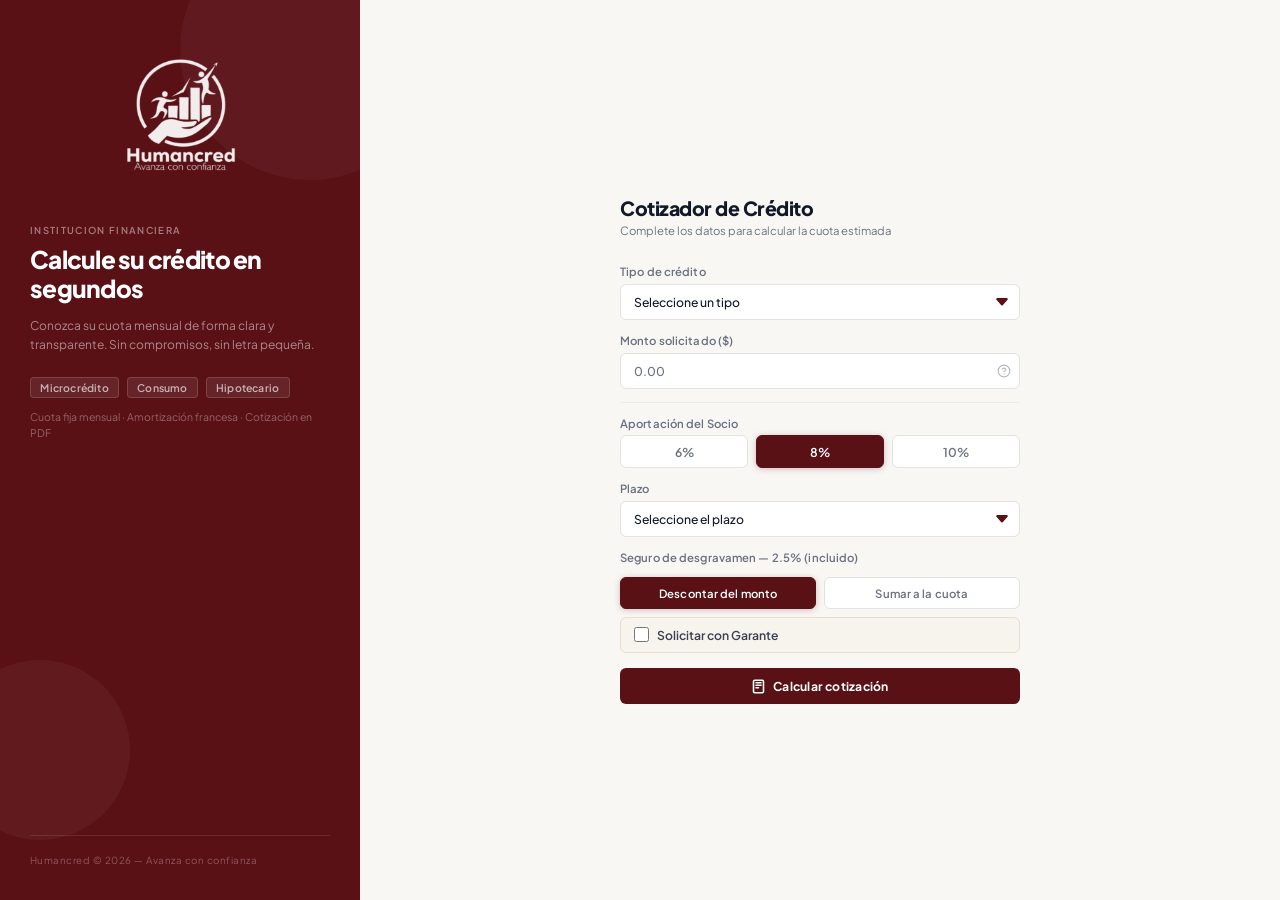
<file: index.html>
<!DOCTYPE html>
<html lang="es">
<head>
  <meta charset="UTF-8" />
  <meta name="viewport" content="width=device-width, initial-scale=1.0" />
  <title>Cotizador — Humancred</title>
  <link rel="stylesheet" href="css/app.css" />
  <style>
    html, body { height: 100%; overflow: hidden; }

    /* ── Layout split ──────────────────────────────────────── */
    .cotizador-split {
      display: grid;
      grid-template-columns: 360px 1fr;
      height: 100vh;
    }

    /* ── Panel de marca ────────────────────────────────────── */
    .brand-panel {
      background: var(--vino);
      padding: 2.25rem 2rem;
      display: flex;
      flex-direction: column;
      position: relative;
      overflow: hidden;
    }

    .brand-panel::before {
      content: '';
      position: absolute;
      top: -80px; right: -80px;
      width: 260px; height: 260px;
      border-radius: 50%;
      background: rgba(255,255,255,0.035);
      pointer-events: none;
    }

    .brand-panel::after {
      content: '';
      position: absolute;
      bottom: 60px; left: -50px;
      width: 180px; height: 180px;
      border-radius: 50%;
      background: rgba(201,167,130,0.06);
      pointer-events: none;
    }

    .brand-logo {
      height: 160px;
      width: auto;
      max-width: 100%;
      display: block;
      object-fit: contain;
      object-position: center;
      margin: 0 auto 2rem;
      filter: brightness(0) invert(1) opacity(0.92);
    }

    .brand-content { flex: 1; }

    .brand-eyebrow {
      font-size: 0.6375rem;
      font-weight: 600;
      color: rgba(255,255,255,0.45);
      text-transform: uppercase;
      letter-spacing: 0.14em;
      margin-bottom: 0.625rem;
    }

    .brand-headline {
      font-size: 1.625rem;
      font-weight: 800;
      color: #fff;
      line-height: 1.18;
      letter-spacing: -0.03em;
      margin-bottom: 0.875rem;
    }

    .brand-desc {
      font-size: 0.8rem;
      color: rgba(255,255,255,0.5);
      line-height: 1.6;
      font-weight: 400;
      margin-bottom: 1.5rem;
    }

    .brand-credit-types {
      display: flex;
      gap: 0.5rem;
      flex-wrap: wrap;
      margin-bottom: 0.75rem;
    }

    .brand-credit-types span {
      font-size: 0.7rem;
      font-weight: 600;
      color: rgba(255,255,255,0.65);
      background: rgba(255,255,255,0.08);
      border: 1px solid rgba(255,255,255,0.15);
      border-radius: 4px;
      padding: 0.2rem 0.625rem;
      letter-spacing: 0.02em;
    }

    .brand-detail {
      font-size: 0.7rem;
      color: rgba(255,255,255,0.35);
      font-weight: 400;
      line-height: 1.5;
    }

    .brand-sep {
      height: 1px;
      background: rgba(255,255,255,0.1);
      margin: 2rem 0 1.25rem;
    }

    .brand-footer {
      font-size: 0.65rem;
      color: rgba(255,255,255,0.3);
      letter-spacing: 0.05em;
    }

    /* ── Panel de formulario ───────────────────────────────── */
    .form-panel {
      background: #F8F7F4;
      overflow-y: auto;
      display: flex;
      align-items: center;
      justify-content: center;
      padding: 2rem 2.5rem;
    }

    .cotizador-card {
      width: 100%;
      max-width: 400px;
    }

    .form-panel-header {
      margin-bottom: 1.75rem;
    }

    .form-panel-title {
      font-size: 1.3rem;
      font-weight: 800;
      color: var(--gris-900);
      letter-spacing: -0.025em;
      margin-bottom: 0.2rem;
    }

    .form-panel-sub {
      font-size: var(--texto-xs);
      color: var(--gris-500);
      font-weight: 400;
    }

    /* Tooltip de montos */
    .monto-wrapper { position: relative; }

    .monto-hint {
      position: absolute;
      right: 0.625rem;
      top: 50%;
      transform: translateY(-50%);
      cursor: pointer;
      color: var(--gris-500);
      line-height: 1;
      display: flex;
      align-items: center;
      opacity: 0.5;
      transition: opacity var(--transition);
    }
    .monto-hint:hover { opacity: 1; }
    .monto-hint svg { width: 14px; height: 14px; }

    .monto-tooltip {
      display: none;
      position: absolute;
      right: 0;
      top: calc(100% + 5px);
      background: var(--blanco);
      border: 1px solid #EAEAEA;
      border-radius: var(--radio-lg);
      box-shadow: 0 8px 32px rgba(0,0,0,0.1);
      z-index: 10;
      width: 360px;
      overflow: hidden;
    }

    .monto-hint:hover .monto-tooltip,
    .monto-tooltip:hover { display: block; }

    .tooltip-table {
      width: 100%;
      border-collapse: collapse;
      font-size: var(--texto-xs);
    }

    .tooltip-table thead tr {
      background: var(--vino);
      color: var(--blanco);
    }

    .tooltip-table thead th {
      padding: 0.45rem 0.75rem;
      text-align: left;
      font-weight: 600;
      letter-spacing: 0.03em;
    }

    .tooltip-table tbody td {
      padding: 0.45rem 0.75rem;
      border-bottom: 1px solid #F3F3F1;
      color: var(--gris-700);
    }
    .tooltip-table tbody tr:last-child td { border-bottom: none; }
    .tooltip-table tbody tr:hover td { background: #F8F7F4; }

    #tasa-otros { display: none; }
    #tasa-otros.visible { display: block; }

    /* ── Responsive ─────────────────────────────────────────── */
    @media (max-width: 900px) {
      html, body { height: auto; overflow: auto; }
      .cotizador-split { grid-template-columns: 1fr; height: auto; min-height: 100vh; }
      .brand-panel {
        padding: 1.25rem 1.5rem;
        flex-direction: row;
        align-items: center;
        gap: 1rem;
      }
      .brand-logo { height: 56px; width: auto; margin: 0; display: block; object-position: center; flex-shrink: 0; }
      .brand-content { flex: 1; }
      .brand-eyebrow { display: none; }
      .brand-headline { font-size: 1rem; margin-bottom: 0; }
      .brand-desc { display: none; }
      .brand-credit-types { display: none; }
      .brand-detail { display: none; }
      .brand-sep { display: none; }
      .brand-footer { display: none; }
      .form-panel { padding: 1.5rem 1.25rem; align-items: stretch; }
      .cotizador-card { max-width: none; }
    }

    @media (max-width: 480px) {
      .brand-panel { padding: 1rem; }
      .brand-headline { font-size: 0.875rem; }
      .monto-tooltip { width: calc(100vw - 2rem); right: -0.5rem; }
    }

    #plazo-custom-container { display: none; }
    #plazo-custom-container.visible {
      display: flex;
      flex-direction: column;
      gap: 0.3rem;
      margin-bottom: 0.875rem;
      animation: fadeUp 0.2s ease-out both;
    }

    .form-divider {
      height: 1px;
      background: #EAEAEA;
      margin: 0.875rem 0;
    }
  </style>
</head>

<body>
  <div class="cotizador-split">

    <!-- ── Panel de marca ── -->
    <div class="brand-panel">
      <img src="img/logo2.png" alt="Humancred" class="brand-logo"
           onerror="this.style.display='none'">

      <div class="brand-content">
        <div class="brand-eyebrow">Institucion Financiera</div>
        <h1 class="brand-headline">Calcule su crédito en segundos</h1>
        <p class="brand-desc">
          Conozca su cuota mensual de forma clara y transparente.
          Sin compromisos, sin letra pequeña.
        </p>

        <div class="brand-credit-types">
          <span>Microcrédito</span>
          <span>Consumo</span>
          <span>Hipotecario</span>
        </div>
        <p class="brand-detail">
          Cuota fija mensual · Amortización francesa · Cotización en PDF
        </p>
      </div>

      <div class="brand-sep"></div>
      <div class="brand-footer">Humancred &copy; 2026 &mdash; Avanza con confianza</div>
    </div>

    <!-- ── Panel de formulario ── -->
    <div class="form-panel">
      <div class="cotizador-card fade-up">

        <div class="form-panel-header">
          <div class="form-panel-title">Cotizador de Crédito</div>
          <div class="form-panel-sub">Complete los datos para calcular la cuota estimada</div>
        </div>

        <!-- Tipo de crédito -->
        <div class="form-group">
          <label class="form-label" for="credito">Tipo de crédito</label>
          <select id="credito" class="form-control">
            <option value="" disabled selected>Seleccione un tipo</option>
            <option value="Microcredito">Microcrédito y Estudiantil</option>
            <option value="Consumo">Crédito de Consumo</option>
            <option value="Hipotecario">Crédito Hipotecario</option>
            <option value="Otro">Otro</option>
          </select>
        </div>

        <!-- Monto -->
        <div class="form-group">
          <label class="form-label" for="monto">Monto solicitado ($)</label>
          <div class="monto-wrapper">
            <input type="number" id="monto" class="form-control"
                   placeholder="0.00" style="padding-right:2rem;" />
            <div class="monto-hint">
              <svg xmlns="http://www.w3.org/2000/svg" viewBox="0 0 24 24" fill="none"
                stroke="currentColor" stroke-width="2" stroke-linecap="round" stroke-linejoin="round">
                <circle cx="12" cy="12" r="10"/>
                <path d="M9.09 9a3 3 0 0 1 5.83 1c0 2-3 3-3 3"/>
                <line x1="12" y1="17" x2="12.01" y2="17"/>
              </svg>
              <div class="monto-tooltip">
                <table class="tooltip-table">
                  <thead><tr>
                    <th>Tipo</th><th>Mínimo</th><th>Máximo</th><th>Plazo</th><th>Tasa</th>
                  </tr></thead>
                  <tbody>
                    <tr><td>Microcrédito</td><td>$500</td><td>$3.000</td><td>1–3 años</td><td>22%</td></tr>
                    <tr><td>Consumo</td><td>$5.000</td><td>$80.000</td><td>3–8 años</td><td>11.95%</td></tr>
                    <tr><td>Hipotecario</td><td>$15.000</td><td>$120.000</td><td>3–15 años</td><td>4.95%</td></tr>
                    <tr><td>Otro</td><td colspan="4" style="color:var(--gris-500)">Sin límites — personalizado</td></tr>
                  </tbody>
                </table>
              </div>
            </div>
          </div>
        </div>

        <!-- Tasa -->
        <div class="form-group" id="tasa-container" style="display:none;">
          <label class="form-label">Tasa de interés anual</label>
          <div class="form-row">
            <select id="tasa" class="form-control"></select>
            <input type="number" id="tasa-otros" class="form-control"
                   placeholder="Ej: 10.99" step="0.01" />
          </div>
        </div>

        <div class="form-divider"></div>

        <!-- Aportación del Socio -->
        <div class="form-group">
          <label class="form-label">Aportación del Socio</label>
          <div class="pill-group">
            <input type="radio" name="encaje" id="enc6" value="6" class="pill-option" />
            <label for="enc6" class="pill-label">6%</label>
            <input type="radio" name="encaje" id="enc8" value="8" class="pill-option" checked />
            <label for="enc8" class="pill-label">8%</label>
            <input type="radio" name="encaje" id="enc10" value="10" class="pill-option" />
            <label for="enc10" class="pill-label">10%</label>
          </div>
        </div>

        <!-- Plazo -->
        <div class="form-group">
          <label class="form-label" for="plazo">Plazo</label>
          <select id="plazo" class="form-control">
            <option value="">Seleccione el plazo</option>
          </select>
        </div>

        <div id="plazo-custom-container">
          <label class="form-label" for="plazo-custom">Plazo especial (meses)</label>
          <input type="number" id="plazo-custom" class="form-control"
                 placeholder="Ej: 18" min="1" />
        </div>

        <!-- Seguro de desgravamen -->
        <div class="form-group" style="margin-bottom:0.5rem;">
          <label class="form-label">Seguro de desgravamen &mdash; 2.5% (incluido)</label>
          <div class="pill-group" id="desgravamen-mode-wrap" style="margin-top:0.5rem;">
            <input type="radio" name="desgravamen-mode" id="desg-descuento" value="descuento" class="pill-option" checked />
            <label for="desg-descuento" class="pill-label" style="font-size:var(--texto-xs);">Descontar del monto</label>
            <input type="radio" name="desgravamen-mode" id="desg-cuotas" value="cuotas" class="pill-option" />
            <label for="desg-cuotas" class="pill-label" style="font-size:var(--texto-xs);">Sumar a la cuota</label>
          </div>
        </div>

        <!-- Solicitar con Garante -->
        <div class="form-group" style="margin-bottom:0.5rem;">
          <label class="toggle-group" for="garante-toggle">
            <input type="checkbox" id="garante-toggle" />
            <span class="toggle-label">Solicitar con Garante</span>
          </label>
        </div>

        <div id="alerta" class="alert alert-error"></div>

        <div class="btn-group">
          <button id="btnCalcular" class="btn btn-primary">
            <svg xmlns="http://www.w3.org/2000/svg" viewBox="0 0 24 24" fill="none"
              stroke="currentColor" stroke-width="2.5" stroke-linecap="round" stroke-linejoin="round">
              <rect x="4" y="2" width="16" height="20" rx="2"/>
              <line x1="8" y1="6" x2="16" y2="6"/>
              <line x1="8" y1="10" x2="16" y2="10"/>
              <line x1="8" y1="14" x2="12" y2="14"/>
            </svg>
            Calcular cotización
          </button>
        </div>

      </div>
    </div>

  </div>

  <script src="js/calculator.js?v=6"></script>
  <script>
    const plazosEstandar = {
      Microcredito: [12, 24, 36],
      Consumo:      [36, 48, 60, 72, 84, 96],
      Hipotecario:  [36, 48, 60, 72, 84, 96, 108, 120, 132, 144, 156, 168, 180],
      Otro:         [],
    };

    const tasasPorTipo = {
      Microcredito: [{ v: '22',    t: '22.00%' }, { v: 'Otros', t: 'Otra tasa' }],
      Consumo:      [{ v: '11.95', t: '11.95%' }, { v: '10.99', t: '10.99%' }, { v: 'Otros', t: 'Otra tasa' }],
      Hipotecario:  [{ v: '4.95',  t: '4.95%'  }, { v: '4.50',  t: '4.50%'  }, { v: 'Otros', t: 'Otra tasa' }],
      Otro:         [{ v: 'Otros', t: 'Personalizada' }],
    };

    const limites = {
      Microcredito: { min: 500,   max: 3000   },
      Consumo:      { min: 5000,  max: 80000  },
      Hipotecario:  { min: 15000, max: 120000 },
      Otro:         null,
    };

    const $ = id => document.getElementById(id);

    function mostrarAlerta(msg) {
      $('alerta').textContent = msg;
      $('alerta').classList.add('visible');
    }
    function limpiarAlerta() {
      $('alerta').textContent = '';
      $('alerta').classList.remove('visible');
    }

    function cargarTasas(tipo) {
      const sel = $('tasa');
      sel.innerHTML = '';
      const lista = tasasPorTipo[tipo] || [];
      lista.forEach(({ v, t }) => {
        const o = document.createElement('option');
        o.value = v; o.textContent = t;
        sel.appendChild(o);
      });
      sel.value = lista[0]?.v || '';
      $('tasa-otros').classList.remove('visible');
      $('tasa-otros').value = '';
      if (tipo === 'Otro') $('tasa-otros').classList.add('visible');
    }

    function cargarPlazos(tipo) {
      const sel = $('plazo');
      sel.innerHTML = '<option value="">Seleccione el plazo</option>';
      (plazosEstandar[tipo] || []).forEach(m => {
        const a = Math.floor(m / 12), r = m % 12;
        let label = `${m} meses`;
        if (a > 0 && r === 0) label += ` · ${a} año${a > 1 ? 's' : ''}`;
        const o = document.createElement('option');
        o.value = m; o.textContent = label;
        sel.appendChild(o);
      });
      const oc = document.createElement('option');
      oc.value = 'custom'; oc.textContent = 'Plazo especial…';
      sel.appendChild(oc);
    }

    $('credito').addEventListener('change', () => {
      const tipo = $('credito').value;
      $('monto').value = '';
      limpiarAlerta();
      cargarTasas(tipo);
      cargarPlazos(tipo);
      $('tasa-container').style.display = 'block';
      $('plazo-custom-container').classList.remove('visible');
      $('plazo-custom').value = '';
    });

    $('tasa').addEventListener('change', () => {
      if ($('tasa').value === 'Otros') $('tasa-otros').classList.add('visible');
      else { $('tasa-otros').classList.remove('visible'); $('tasa-otros').value = ''; }
    });

    $('plazo').addEventListener('change', () => {
      if ($('plazo').value === 'custom') {
        $('plazo-custom-container').classList.add('visible');
        $('plazo-custom').focus();
      } else {
        $('plazo-custom-container').classList.remove('visible');
        $('plazo-custom').value = '';
      }
    });

    $('btnCalcular').addEventListener('click', () => {
      limpiarAlerta();

      const tipo   = $('credito').value;
      const monto  = Number($('monto').value);
      const tasa   = $('tasa').value === 'Otros' ? Number($('tasa-otros').value) : Number($('tasa').value);
      const encaje = Number(document.querySelector('input[name="encaje"]:checked')?.value || 8);
      const desgravamenMode = document.querySelector('input[name="desgravamen-mode"]:checked')?.value || 'descuento';
      const conGarante  = $('garante-toggle').checked;
      const plazo  = $('plazo').value === 'custom' ? Number($('plazo-custom').value) : Number($('plazo').value);

      if (!tipo)  return mostrarAlerta('Seleccione un tipo de crédito.');
      if (!monto || monto <= 0) return mostrarAlerta('Ingrese un monto válido.');
      if (!plazo || plazo < 1)  return mostrarAlerta('Ingrese un plazo válido.');
      if (isNaN(tasa) || tasa <= 0) return mostrarAlerta('Ingrese una tasa de interés válida.');

      const lim = limites[tipo];
      if (lim && (monto < lim.min || monto > lim.max)) {
        const nombre = tipo === 'Microcredito' ? 'Microcrédito' : tipo;
        return mostrarAlerta(`${nombre}: monto entre $${lim.min.toLocaleString('es-ES')} y $${lim.max.toLocaleString('es-ES')}.`);
      }

      const data = calculateLoan(tipo, monto, plazo, tasa, encaje, desgravamenMode);
      data.conGarante = conGarante;
      localStorage.setItem('loanData', JSON.stringify(data));
      window.location.href = 'html/resumen.html';
    });
  </script>
</body>
</html>
</file>
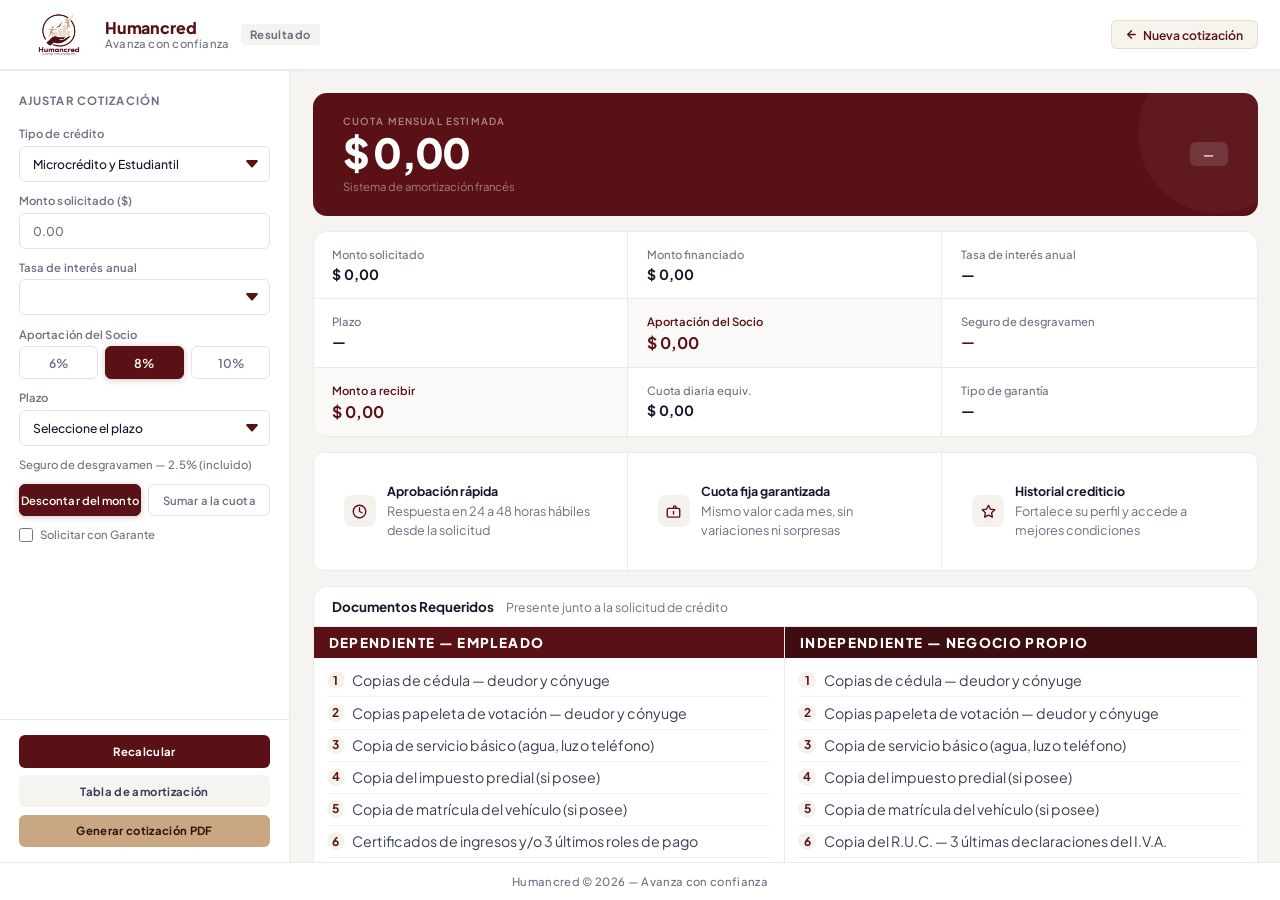
<file: html/resumen.html>
<!DOCTYPE html>
<html lang="es">
<head>
  <meta charset="UTF-8" />
  <meta name="viewport" content="width=device-width, initial-scale=1.0" />
  <title>Resultado — Humancred</title>
  <link rel="stylesheet" href="../css/app.css" />
  <style>
    .app-shell { display: flex; flex-direction: column; height: 100vh; overflow: hidden; }
    .app-header { position: sticky; top: 0; z-index: 50; flex-shrink: 0; }
    .app-footer { position: sticky; bottom: 0; z-index: 50; flex-shrink: 0; }
    .app-main  { padding: 0; background: #F5F4F1; align-items: stretch; flex: 1; overflow-y: auto; height: 0; }

    .resumen-layout {
      display: grid;
      grid-template-columns: 290px 1fr;
      width: 100%;
      min-height: 100%;
    }

    /* ── Sidebar ── */
    .sidebar {
      background: #fff;
      border-right: 1px solid #EAEAEA;
      padding: 0;
      display: flex;
      flex-direction: column;
      position: sticky;
      top: 0;
      align-self: start;
      height: calc(100vh - var(--header-h) - var(--footer-h));
      overflow: hidden;
    }

    .sidebar-scroll {
      flex: 1;
      min-height: 0;
      overflow-y: auto;
      padding: 1.5rem 1.25rem 0.5rem;
    }

    .sidebar-label {
      font-size: var(--texto-xs);
      font-weight: 700;
      color: var(--gris-500);
      text-transform: uppercase;
      letter-spacing: 0.1em;
      margin-bottom: 1.25rem;
    }

    .sidebar .form-group { margin-bottom: 0.75rem; }

    .sidebar-actions {
      flex-shrink: 0;
      padding: 1rem 1.25rem;
      border-top: 1px solid #EAEAEA;
      display: flex;
      flex-direction: column;
      gap: 0.5rem;
    }

    .btn-sidebar {
      display: flex;
      align-items: center;
      justify-content: center;
      gap: 0.4rem;
      padding: 0.575rem 1rem;
      border-radius: var(--radio);
      font-size: var(--texto-xs);
      font-weight: 700;
      font-family: var(--fuente);
      cursor: pointer;
      transition: all var(--transition);
      width: 100%;
      letter-spacing: 0.03em;
      border: none;
      outline: none;
    }
    .btn-sidebar:active { transform: scale(0.98); }
    .btn-sidebar.primary { background: var(--vino); color: #fff; }
    .btn-sidebar.primary:hover { background: var(--vino-dark); }
    .btn-sidebar.neutral { background: #F5F4F1; color: var(--gris-700); }
    .btn-sidebar.neutral:hover { background: #EAEAEA; }
    .btn-sidebar.accent { background: var(--dorado); color: var(--vino-deep); }
    .btn-sidebar.accent:hover { background: #b8966e; }

    #tasa-otros { display: none; }
    #tasa-otros.visible { display: block; margin-top: 0.4rem; }
    #plazo-custom-container { display: none; }
    #plazo-custom-container.visible {
      display: flex; flex-direction: column; gap: 0.3rem;
      margin-bottom: 0.75rem;
      animation: fadeUp 0.2s ease-out both;
    }

    /* ── Panel resultados ── */
    .results-panel {
      padding: 1.5rem;
      display: flex;
      flex-direction: column;
      gap: 1rem;
      height: auto;
    }

    /* ── Cuota hero ── */
    .cuota-hero {
      background: var(--vino);
      border-radius: var(--radio-xl);
      padding: 1.5rem 2rem;
      display: grid;
      grid-template-columns: 1fr auto;
      align-items: center;
      gap: 1.5rem;
      position: relative;
      overflow: hidden;
    }
    .cuota-hero::after {
      content: '';
      position: absolute;
      right: -40px; top: -40px;
      width: 160px; height: 160px;
      border-radius: 50%;
      background: rgba(255,255,255,0.04);
      pointer-events: none;
    }
    .cuota-hero-eyebrow {
      font-size: 0.65rem;
      font-weight: 600;
      color: rgba(255,255,255,0.5);
      text-transform: uppercase;
      letter-spacing: 0.12em;
      margin-bottom: 0.3rem;
    }
    .cuota-hero-valor {
      font-size: 2.75rem;
      font-weight: 800;
      color: #fff;
      line-height: 1;
      letter-spacing: -0.04em;
      margin-bottom: 0.4rem;
    }
    .cuota-hero-sub { font-size: var(--texto-xs); color: rgba(255,255,255,0.45); font-weight: 400; }
    .hero-right { display: flex; flex-direction: column; align-items: flex-end; gap: 0.5rem; z-index: 1; }
    .cuota-hero-badge {
      background: rgba(255,255,255,0.12);
      color: rgba(255,255,255,0.9);
      border-radius: 6px;
      padding: 0.3rem 0.875rem;
      font-size: var(--texto-xs);
      font-weight: 700;
      letter-spacing: 0.04em;
      white-space: nowrap;
    }

    /* ── Métricas bento ── */
    .metrics-bento {
      display: grid;
      grid-template-columns: repeat(3, 1fr);
      background: #fff;
      border: 1px solid #EAEAEA;
      border-radius: var(--radio-xl);
      overflow: hidden;
    }
    .metric-cell {
      padding: 1rem 1.25rem;
      display: flex;
      flex-direction: column;
      gap: 0.25rem;
      border-right: 1px solid #EAEAEA;
      border-bottom: 1px solid #EAEAEA;
    }
    .metric-cell:nth-child(3n)        { border-right: none; }
    .metric-cell:nth-last-child(-n+3) { border-bottom: none; }
    .metric-label { font-size: var(--texto-xs); font-weight: 500; color: var(--gris-500); }
    .metric-val   { font-size: var(--texto-base); font-weight: 700; color: var(--gris-900); line-height: 1.2; }
    .metric-cell.key { background: #FBF9F7; }
    .metric-cell.key .metric-label { color: var(--vino); font-weight: 600; }
    .metric-cell.key .metric-val   { color: var(--vino); font-size: var(--texto-lg); }
    .metric-val.aplica    { color: var(--vino); }
    .metric-val.no-aplica { color: #b0b0b0; font-weight: 400; font-size: var(--texto-sm); }

    /* ── Beneficios ── */
    .benefits-strip {
      display: grid;
      grid-template-columns: repeat(3, 1fr);
      background: #fff;
      border: 1px solid #EAEAEA;
      border-radius: var(--radio-lg);
      overflow: hidden;
      align-items: stretch;
    }
    .benefit-cell {
      padding: 2rem;
      display: flex;
      align-items: center;
      justify-content: flex-start;
      gap: 0.75rem;
      border-right: 1px solid #EAEAEA;
      min-height: 100px;
    }
    .benefit-cell:last-child { border-right: none; }
    .benefit-icon {
      width: 32px; height: 32px;
      border-radius: 8px;
      background: #F5F2EE;
      display: flex; align-items: center; justify-content: center;
      flex-shrink: 0;
    }
    .benefit-icon svg { width: 15px; height: 15px; stroke: var(--vino); }
    .benefit-text { display: flex; flex-direction: column; gap: 0.2rem; }
    .benefit-title { font-size: 0.832rem; font-weight: 700; color: var(--gris-900); }
    .benefit-desc  { font-size: 0.847rem; font-weight: 400; color: var(--gris-500); line-height: 1.5; }

    /* ── Sección requisitos ── */
    .req-section {
      background: #fff;
      border: 1px solid #EAEAEA;
      border-radius: var(--radio-xl);
      overflow: hidden;
    }
    .req-section-header {
      padding: 0.75rem 1.25rem;
      border-bottom: 1px solid #EAEAEA;
      display: flex;
      align-items: baseline;
      gap: 0.75rem;
    }
    .req-section-title { font-size: 0.894rem; font-weight: 700; color: var(--gris-900); }
    .req-section-sub   { font-size: 0.823rem; color: var(--gris-500); }
    .req-grid { display: grid; grid-template-columns: 1fr 1fr; }
    .req-col  { border-right: 1px solid #EAEAEA; }
    .req-col:last-child { border-right: none; }
    .req-col-header {
      padding: 0.45rem 1rem;
      font-size: 0.9rem;
      font-weight: 800;
      letter-spacing: 0.1em;
      text-transform: uppercase;
      color: #fff;
    }
    .req-dep { background: var(--vino); }
    .req-ind { background: var(--vino-dark); }
    .req-list-ui { list-style: none; padding: 0.5rem 0.875rem; display: flex; flex-direction: column; }
    .req-list-ui li {
      display: flex; align-items: flex-start; gap: 0.5rem;
      padding: 0.35rem 0; border-bottom: 1px solid #F5F4F1;
      font-size: 0.95rem; color: var(--gris-700); line-height: 1.45;
    }
    .req-list-ui li:last-child { border-bottom: none; }
    .req-num {
      min-width: 18px; height: 18px;
      background: #F5F2EE; border-radius: 50%;
      display: flex; align-items: center; justify-content: center;
      font-size: 0.8rem; font-weight: 700; color: var(--vino);
      flex-shrink: 0; margin-top: 1px;
    }

    /* ── Responsive ── */
    @media (max-width: 960px) {
      .resumen-layout { grid-template-columns: 1fr; }
      .sidebar {
        position: static;
        height: auto;
        overflow: visible;
        border-right: none;
        border-bottom: 1px solid #EAEAEA;
      }
      .sidebar-scroll {
        overflow-y: visible;
        max-height: none;
      }
    }

    @media (max-width: 768px) {
      .metrics-bento { grid-template-columns: repeat(2, 1fr); }
      .metric-cell:nth-child(3n)        { border-right: 1px solid #EAEAEA; }
      .metric-cell:nth-last-child(-n+3) { border-bottom: 1px solid #EAEAEA; }
      .metric-cell:nth-child(2n)        { border-right: none; }
      .metric-cell:nth-last-child(-n+2) { border-bottom: none; }
      .benefits-strip { grid-template-columns: 1fr; }
      .benefit-cell   { border-right: none; border-bottom: 1px solid #EAEAEA; }
      .benefit-cell:last-child { border-bottom: none; }
      .req-grid { grid-template-columns: 1fr; }
      .req-col  { border-right: none; border-bottom: 1px solid #EAEAEA; }
      .req-col:last-child { border-bottom: none; }
    }

    @media (max-width: 480px) {
      .metrics-bento { grid-template-columns: 1fr; }
      .metric-cell:nth-child(2n)        { border-right: none; }
      .metric-cell:nth-last-child(-n+2) { border-bottom: 1px solid #EAEAEA; }
      .metric-cell:last-child           { border-bottom: none; }
      .cuota-hero { padding: 1.25rem; }
      .cuota-hero-valor { font-size: 2.1rem; }
    }
  </style>
</head>

<body>
  <div class="app-shell">

    <header class="app-header">
      <img src="../img/logo2.png" alt="Humancred" class="header-logo"
           onerror="this.style.display='none'">
      <div class="header-brand">
        <span class="brand-name">Humancred</span>
        <span class="brand-slogan">Avanza con confianza</span>
      </div>
      <span style="font-size:var(--texto-xs);font-weight:700;color:var(--gris-500);
                   padding:0.2rem 0.6rem;background:#F3F3F1;border-radius:4px;letter-spacing:0.04em;">
        Resultado
      </span>
      <div class="header-sep"></div>
      <a href="../index.html" class="header-back">
        <svg width="13" height="13" viewBox="0 0 24 24" fill="none"
          stroke="currentColor" stroke-width="2.5" stroke-linecap="round" stroke-linejoin="round">
          <path d="M19 12H5M12 5l-7 7 7 7"/>
        </svg>
        <span class="header-back-text">Nueva cotización</span>
      </a>
    </header>

    <main class="app-main">
      <div class="resumen-layout">

        <!-- SIDEBAR -->
        <aside class="sidebar fade-up">
          <div class="sidebar-scroll">
          <p class="sidebar-label">Ajustar cotización</p>

          <div class="form-group">
            <label class="form-label" for="credito-s">Tipo de crédito</label>
            <select id="credito-s" class="form-control">
              <option value="" disabled>Seleccione</option>
              <option value="Microcredito">Microcrédito y Estudiantil</option>
              <option value="Consumo">Crédito de Consumo</option>
              <option value="Hipotecario">Crédito Hipotecario</option>
              <option value="Otro">Otro</option>
            </select>
          </div>

          <div class="form-group">
            <label class="form-label" for="monto-s">Monto solicitado ($)</label>
            <input type="number" id="monto-s" class="form-control" placeholder="0.00" />
          </div>

          <div class="form-group">
            <label class="form-label">Tasa de interés anual</label>
            <select id="tasa-s" class="form-control"></select>
            <input type="number" id="tasa-otros" class="form-control"
                   placeholder="Ej: 10.99" step="0.01" />
          </div>

          <div class="form-group">
            <label class="form-label">Aportación del Socio</label>
            <div class="pill-group">
              <input type="radio" name="encaje-s" id="enc6-s" value="6" class="pill-option" />
              <label for="enc6-s" class="pill-label">6%</label>
              <input type="radio" name="encaje-s" id="enc8-s" value="8" class="pill-option" checked />
              <label for="enc8-s" class="pill-label">8%</label>
              <input type="radio" name="encaje-s" id="enc10-s" value="10" class="pill-option" />
              <label for="enc10-s" class="pill-label">10%</label>
            </div>
          </div>

          <div class="form-group">
            <label class="form-label" for="plazo-s">Plazo</label>
            <select id="plazo-s" class="form-control">
              <option value="">Seleccione el plazo</option>
            </select>
          </div>

          <div id="plazo-custom-container">
            <label class="form-label" for="plazo-custom">Plazo especial (meses)</label>
            <input type="number" id="plazo-custom" class="form-control" placeholder="Ej: 18" min="1" />
          </div>

          <div class="form-group">
            <span style="display:block;font-size:var(--texto-xs);color:var(--gris-500);font-weight:500;">
              Seguro de desgravamen — 2.5% (incluido)
            </span>
            <div class="pill-group" id="desgravamen-mode-wrap-s" style="margin-top:0.5rem;">
              <input type="radio" name="desgravamen-mode-s" id="desg-descuento-s" value="descuento" class="pill-option" checked />
              <label for="desg-descuento-s" class="pill-label" style="font-size:var(--texto-xs);">Descontar del monto</label>
              <input type="radio" name="desgravamen-mode-s" id="desg-cuotas-s" value="cuotas" class="pill-option" />
              <label for="desg-cuotas-s" class="pill-label" style="font-size:var(--texto-xs);">Sumar a la cuota</label>
            </div>
          </div>

          <div class="form-group" style="margin-bottom:0.5rem;">
            <label style="display:flex;align-items:center;gap:0.5rem;cursor:pointer;" for="garante-s">
              <input type="checkbox" id="garante-s"
                     style="accent-color:var(--vino);width:14px;height:14px;flex-shrink:0;" />
              <span style="font-size:var(--texto-xs);color:var(--gris-500);font-weight:500;">
                Solicitar con Garante
              </span>
            </label>
          </div>

          <div id="alerta" class="alert alert-error" style="margin-bottom:0.5rem;"></div>

          </div><!-- /sidebar-scroll -->
          <div class="sidebar-actions">
            <button id="btnRecalcular" class="btn-sidebar primary">Recalcular</button>
            <button id="btnTablaAmortizacion" class="btn-sidebar neutral">Tabla de amortización</button>
            <button id="btnGenerarPDF" class="btn-sidebar accent">Generar cotización PDF</button>
          </div>
        </aside>

        <!-- RESULTADOS -->
        <div class="results-panel">

          <!-- Cuota hero -->
          <div class="cuota-hero fade-up">
            <div class="hero-left">
              <div class="cuota-hero-eyebrow">Cuota mensual estimada</div>
              <div class="cuota-hero-valor" id="dataCuota">$ 0,00</div>
              <div class="cuota-hero-sub" id="hero-sub">Sistema de amortización francés</div>
            </div>
            <div class="hero-right">
              <div class="cuota-hero-badge" id="badge-tipo">—</div>
            </div>
          </div>

          <!-- Métricas bento -->
          <div class="metrics-bento fade-up">
            <div class="metric-cell">
              <span class="metric-label">Monto solicitado</span>
              <span class="metric-val" id="dataDe1">$ 0,00</span>
            </div>
            <div class="metric-cell">
              <span class="metric-label">Monto financiado</span>
              <span class="metric-val" id="dataDe1b">$ 0,00</span>
            </div>
            <div class="metric-cell">
              <span class="metric-label">Tasa de interés anual</span>
              <span class="metric-val" id="dataDe2">—</span>
            </div>
            <div class="metric-cell">
              <span class="metric-label">Plazo</span>
              <span class="metric-val" id="dataDe5">—</span>
            </div>
            <div class="metric-cell key">
              <span class="metric-label" id="aportacion-label">Aportación del Socio</span>
              <span class="metric-val" id="dataDe6">$ 0,00</span>
            </div>
            <div class="metric-cell">
              <span class="metric-label">Seguro de desgravamen</span>
              <span class="metric-val aplica" id="desgravamen-status">—</span>
            </div>
            <div class="metric-cell key">
              <span class="metric-label">Monto a recibir</span>
              <span class="metric-val" id="dataDe7">$ 0,00</span>
            </div>
            <div class="metric-cell">
              <span class="metric-label">Cuota diaria equiv.</span>
              <span class="metric-val" id="dataDe10">$ 0,00</span>
            </div>
            <div class="metric-cell">
              <span class="metric-label">Tipo de garantía</span>
              <span class="metric-val" id="dataDe12">—</span>
            </div>
          </div>

          <!-- Beneficios -->
          <div class="benefits-strip fade-up">
            <div class="benefit-cell">
              <div class="benefit-icon">
                <svg viewBox="0 0 24 24" fill="none" stroke-width="2.2" stroke-linecap="round" stroke-linejoin="round">
                  <circle cx="12" cy="12" r="10"/><polyline points="12 6 12 12 16 14"/>
                </svg>
              </div>
              <div class="benefit-text">
                <span class="benefit-title">Aprobación rápida</span>
                <span class="benefit-desc">Respuesta en 24 a 48 horas hábiles desde la solicitud</span>
              </div>
            </div>
            <div class="benefit-cell">
              <div class="benefit-icon">
                <svg viewBox="0 0 24 24" fill="none" stroke-width="2.2" stroke-linecap="round" stroke-linejoin="round">
                  <rect x="2" y="7" width="20" height="14" rx="2"/>
                  <path d="M16 7V5a2 2 0 0 0-4 0v2"/>
                  <line x1="12" y1="12" x2="12" y2="16"/>
                </svg>
              </div>
              <div class="benefit-text">
                <span class="benefit-title">Cuota fija garantizada</span>
                <span class="benefit-desc">Mismo valor cada mes, sin variaciones ni sorpresas</span>
              </div>
            </div>
            <div class="benefit-cell">
              <div class="benefit-icon">
                <svg viewBox="0 0 24 24" fill="none" stroke-width="2.2" stroke-linecap="round" stroke-linejoin="round">
                  <path d="M12 2l3.09 6.26L22 9.27l-5 4.87 1.18 6.88L12 17.77l-6.18 3.25L7 14.14 2 9.27l6.91-1.01L12 2z"/>
                </svg>
              </div>
              <div class="benefit-text">
                <span class="benefit-title">Historial crediticio</span>
                <span class="benefit-desc">Fortalece su perfil y accede a mejores condiciones</span>
              </div>
            </div>
          </div>

          <!-- Requisitos -->
          <div class="req-section fade-up">
            <div class="req-section-header">
              <span class="req-section-title">Documentos Requeridos</span>
              <span class="req-section-sub">Presente junto a la solicitud de crédito</span>
            </div>
            <div class="req-grid">
              <div class="req-col">
                <div class="req-col-header req-dep">Dependiente &mdash; Empleado</div>
                <ul class="req-list-ui">
                  <li><span class="req-num">1</span>Copias de cédula — deudor y cónyuge</li>
                  <li><span class="req-num">2</span>Copias papeleta de votación — deudor y cónyuge</li>
                  <li><span class="req-num">3</span>Copia de servicio básico (agua, luz o teléfono)</li>
                  <li><span class="req-num">4</span>Copia del impuesto predial (si posee)</li>
                  <li><span class="req-num">5</span>Copia de matrícula del vehículo (si posee)</li>
                  <li><span class="req-num">6</span>Certificados de ingresos y/o 3 últimos roles de pago</li>
                  <li><span class="req-num">7</span>Movimientos bancarios — 3 últimos meses</li>
                </ul>
              </div>
              <div class="req-col">
                <div class="req-col-header req-ind">Independiente &mdash; Negocio Propio</div>
                <ul class="req-list-ui">
                  <li><span class="req-num">1</span>Copias de cédula — deudor y cónyuge</li>
                  <li><span class="req-num">2</span>Copias papeleta de votación — deudor y cónyuge</li>
                  <li><span class="req-num">3</span>Copia de servicio básico (agua, luz o teléfono)</li>
                  <li><span class="req-num">4</span>Copia del impuesto predial (si posee)</li>
                  <li><span class="req-num">5</span>Copia de matrícula del vehículo (si posee)</li>
                  <li><span class="req-num">6</span>Copia del R.U.C. — 3 últimas declaraciones del I.V.A.</li>
                  <li><span class="req-num">7</span>Movimientos bancarios — 3 últimos meses</li>
                  <li><span class="req-num">8</span>Copia del impuesto a la renta (último año)</li>
                </ul>
              </div>
            </div>
          </div>

        </div>
      </div>
    </main>

    <footer class="app-footer">Humancred &copy; 2026 &mdash; Avanza con confianza</footer>
  </div>

  <!-- MODAL PDF -->
  <div id="modalPDF" class="modal-backdrop">
    <div class="modal">
      <div class="modal-header">
        <h2 class="modal-title">Datos para la cotización</h2>
        <button class="modal-close" id="cerrarModal" title="Cerrar">
          <svg width="18" height="18" viewBox="0 0 24 24" fill="none"
            stroke="currentColor" stroke-width="2.5" stroke-linecap="round">
            <line x1="18" y1="6" x2="6" y2="18"/><line x1="6" y1="6" x2="18" y2="18"/>
          </svg>
        </button>
      </div>
      <div class="modal-grid">
        <div class="modal-section span-2">Datos del Socio</div>
        <div class="form-group">
          <label class="form-label" for="pdf-nombre">Nombre completo</label>
          <input type="text" id="pdf-nombre" class="form-control" placeholder="Ej: Juan Pérez" />
        </div>
        <div class="form-group">
          <label class="form-label" for="pdf-cedula">Cédula</label>
          <input type="text" id="pdf-cedula" class="form-control" placeholder="Ej: 1712345678" />
        </div>
        <div class="form-group">
          <label class="form-label" for="pdf-tipo-socio">Tipo de trabajador</label>
          <select id="pdf-tipo-socio" class="form-control">
            <option value="">Seleccione...</option>
            <option value="Dependiente">Dependiente (empleado)</option>
            <option value="Independiente">Independiente (negocio propio)</option>
            <option value="Ambos">Ambos</option>
          </select>
        </div>
        <div class="form-group">
          <label class="form-label" for="pdf-apertura">Apertura de cuenta ($)</label>
          <input type="number" id="pdf-apertura" class="form-control" placeholder="Ej: 2.00" step="0.01" />
        </div>
        <div class="modal-section span-2">Asesor y destino</div>
        <div class="form-group">
          <label class="form-label" for="pdf-asesor">Nombre del asesor</label>
          <input type="text" id="pdf-asesor" class="form-control" placeholder="Ej: María López" />
        </div>
        <div class="form-group">
          <label class="form-label" for="pdf-telefono">Teléfono</label>
          <input type="tel" id="pdf-telefono" class="form-control" placeholder="099 123 4567" />
        </div>
        <div class="form-group span-2">
          <label class="form-label" for="pdf-destino">Destino del crédito</label>
          <select id="pdf-destino" class="form-control">
            <option value="">Seleccione...</option>
            <option value="Comercio">Comercio</option>
            <option value="Ganadería">Ganadería</option>
            <option value="Agricultura">Agricultura</option>
            <option value="Compra de terreno">Compra de terreno</option>
            <option value="Construcción de casa">Construcción de casa</option>
            <option value="Compra de vehículo">Compra de vehículo</option>
            <option value="Compra de electrodomésticos">Compra de electrodomésticos</option>
            <option value="Educación">Educación</option>
            <option value="Pago de deudas">Pago de deudas</option>
            <option value="Otros">Otros</option>
          </select>
        </div>
        <div class="form-group span-2" id="destino-otros-container" style="display:none;">
          <label class="form-label" for="pdf-destino-otros">Especifique el destino</label>
          <input type="text" id="pdf-destino-otros" class="form-control" placeholder="Describa el destino" />
        </div>
        <div id="alerta-pdf" class="alert alert-error span-2"></div>
      </div>
      <div class="modal-footer">
        <button class="btn btn-ghost" id="cancelarModal">Cancelar</button>
        <button class="btn btn-primary" id="confirmarPDF">
          <svg viewBox="0 0 24 24" fill="none" stroke="currentColor"
            stroke-width="2" stroke-linecap="round" stroke-linejoin="round"
            style="width:14px;height:14px;">
            <path d="M14 2H6a2 2 0 0 0-2 2v16a2 2 0 0 0 2 2h12a2 2 0 0 0 2-2V8z"/>
            <polyline points="14 2 14 8 20 8"/>
            <line x1="12" y1="18" x2="12" y2="12"/>
            <line x1="9" y1="15" x2="15" y2="15"/>
          </svg>
          Generar PDF
        </button>
      </div>
    </div>
  </div>

  <script src="../js/calculator.js?v=6"></script>
  <script>
    const $ = id => document.getElementById(id);

    const plazosEstandar = {
      Microcredito: [12, 24, 36],
      Consumo:      [36, 48, 60, 72, 84, 96],
      Hipotecario:  [36, 48, 60, 72, 84, 96, 108, 120, 132, 144, 156, 168, 180],
      Otro:         [],
    };

    const tasasPorTipo = {
      Microcredito: [{ v: '22',    t: '22.00%' }, { v: 'Otros', t: 'Otra tasa' }],
      Consumo:      [{ v: '11.95', t: '11.95%' }, { v: '10.99', t: '10.99%' }, { v: 'Otros', t: 'Otra tasa' }],
      Hipotecario:  [{ v: '4.95',  t: '4.95%'  }, { v: '4.50',  t: '4.50%'  }, { v: 'Otros', t: 'Otra tasa' }],
      Otro:         [{ v: 'Otros', t: 'Personalizada' }],
    };

    const tipoLabels = {
      Microcredito: 'Microcrédito', Consumo: 'Consumo',
      Hipotecario: 'Hipotecario',   Otro: 'Otro',
    };

    function fmt(n) {
      return new Intl.NumberFormat('es-ES', {
        minimumFractionDigits: 2, maximumFractionDigits: 2
      }).format(Number(n) || 0);
    }

    function animateEl(el) {
      el.classList.remove('value-updated');
      void el.offsetWidth;
      el.classList.add('value-updated');
    }

    function setVal(id, text) {
      const el = $(id);
      if (!el) return;
      el.textContent = text;
      animateEl(el);
    }

    function actualizarUI(data) {
      if (!data || !data.amount) return;

      const a = Math.floor(data.term / 12), r = data.term % 12;
      let plazoText = `${data.term} meses`;
      if (a > 0 && r === 0) plazoText = `${a} año${a > 1 ? 's' : ''}`;
      else if (a > 0) plazoText = `${a}a ${r}m`;

      setVal('dataCuota', `$ ${fmt(data.monthlyPayment)}`);
      setVal('badge-tipo', tipoLabels[data.creditType] || data.creditType || '—');
      setVal('dataDe1',  `$ ${fmt(data.amount)}`);
      setVal('dataDe1b', `$ ${fmt(data.financedAmount)}`);
      setVal('dataDe2',  `${data.interest}% anual`);
      setVal('dataDe5',  plazoText);
      setVal('dataDe6',  `$ ${fmt(data.encajeAmount)}`);
      setVal('dataDe7',  `$ ${fmt(data.netAmount)}`);
      setVal('dataDe10', `$ ${fmt(data.monthlyPayment / 30)} / día`);

      const conGarante = data.conGarante || false;
      setVal('dataDe12', conGarante ? 'Con Garante' : 'Aportación del Socio');
      $('aportacion-label').textContent = `Aportación del Socio (${data.encajeRate}%)`;

      const desgEl = $('desgravamen-status');
      if (data.desgravamenMode === 'cuotas') {
        desgEl.textContent = `$ ${fmt(data.desgravamenAmount)} · +$ ${fmt(data.desgravamenMonthly)}/mes en la cuota`;
      } else {
        desgEl.textContent = `$ ${fmt(data.desgravamenAmount)} · Descontado del desembolso`;
      }
      animateEl(desgEl);

      let heroSub = `${data.term} meses · ${data.interest}% anual · Cuota fija`;
      if (data.desgravamenMode === 'cuotas') {
        heroSub += ' · incluye seguro de desgravamen';
      }
      $('hero-sub').textContent = heroSub;
    }

    function cargarTasas(tipo, tasaActual) {
      const sel = $('tasa-s'), otros = $('tasa-otros');
      sel.innerHTML = '';
      const lista = tasasPorTipo[tipo] || [];
      lista.forEach(({ v, t }) => {
        const o = document.createElement('option');
        o.value = v; o.textContent = t;
        sel.appendChild(o);
      });
      const existe = lista.some(x => x.v == tasaActual);
      if (tasaActual && existe) {
        sel.value = tasaActual;
        otros.classList.remove('visible');
      } else if (tasaActual && !existe) {
        sel.value = 'Otros';
        otros.classList.add('visible');
        otros.value = tasaActual;
      } else {
        sel.value = lista[0]?.v || '';
        if (tipo === 'Otro') otros.classList.add('visible');
        else otros.classList.remove('visible');
      }
    }

    function cargarPlazos(tipo, plazoActual) {
      const sel = $('plazo-s');
      sel.innerHTML = '<option value="">Seleccione el plazo</option>';
      const plazos = plazosEstandar[tipo] || [];
      plazos.forEach(m => {
        const a = Math.floor(m / 12), r = m % 12;
        let label = `${m} meses`;
        if (a > 0 && r === 0) label += ` · ${a} año${a > 1 ? 's' : ''}`;
        const o = document.createElement('option');
        o.value = m; o.textContent = label;
        sel.appendChild(o);
      });
      const oc = document.createElement('option');
      oc.value = 'custom'; oc.textContent = 'Plazo especial…';
      sel.appendChild(oc);

      if (plazoActual) {
        if (plazos.includes(Number(plazoActual))) {
          sel.value = plazoActual;
          $('plazo-custom-container').classList.remove('visible');
        } else {
          sel.value = 'custom';
          $('plazo-custom-container').classList.add('visible');
          $('plazo-custom').value = plazoActual;
        }
      }
    }

    // Inicializar
    let loanData = JSON.parse(localStorage.getItem('loanData') || '{}');

    if (loanData.creditType && loanData.amount) {
      const prevConGarante = loanData.conGarante || false;
      loanData = calculateLoan(
        loanData.creditType, loanData.amount, loanData.term,
        loanData.interest, loanData.encajeRate,
        loanData.desgravamenMode || 'descuento'
      );
      loanData.conGarante = prevConGarante;
      localStorage.setItem('loanData', JSON.stringify(loanData));
    }

    if (loanData.creditType) {
      $('credito-s').value = loanData.creditType;
      $('monto-s').value   = loanData.amount || '';
      const encVal   = loanData.encajeRate || 8;
      const encRadio = document.querySelector(`input[name="encaje-s"][value="${encVal}"]`);
      if (encRadio) encRadio.checked = true;
      const modeVal   = loanData.desgravamenMode || 'descuento';
      const modeRadio = document.querySelector(`input[name="desgravamen-mode-s"][value="${modeVal}"]`);
      if (modeRadio) modeRadio.checked = true;
      if (loanData.conGarante) $('garante-s').checked = true;
      cargarTasas(loanData.creditType, String(loanData.interest));
      cargarPlazos(loanData.creditType, loanData.term);
      actualizarUI(loanData);
    }

    // Eventos
    $('credito-s').addEventListener('change', () => {
      $('monto-s').value = '';
      $('alerta').textContent = ''; $('alerta').classList.remove('visible');
      cargarTasas($('credito-s').value, null);
      cargarPlazos($('credito-s').value, null);
    });

    $('tasa-s').addEventListener('change', () => {
      if ($('tasa-s').value === 'Otros') $('tasa-otros').classList.add('visible');
      else { $('tasa-otros').classList.remove('visible'); $('tasa-otros').value = ''; }
    });

    $('plazo-s').addEventListener('change', () => {
      if ($('plazo-s').value === 'custom') $('plazo-custom-container').classList.add('visible');
      else { $('plazo-custom-container').classList.remove('visible'); $('plazo-custom').value = ''; }
    });

    $('btnRecalcular').addEventListener('click', () => {
      const al = $('alerta');
      al.textContent = ''; al.classList.remove('visible');

      const tipo        = $('credito-s').value;
      const monto       = Number($('monto-s').value);
      const tasa        = $('tasa-s').value === 'Otros'
        ? Number($('tasa-otros').value) : Number($('tasa-s').value);
      const encaje      = Number(document.querySelector('input[name="encaje-s"]:checked')?.value || 8);
      const desgravamenMode = document.querySelector('input[name="desgravamen-mode-s"]:checked')?.value || 'descuento';
      const conGarante  = $('garante-s').checked;
      const plazo       = $('plazo-s').value === 'custom'
        ? Number($('plazo-custom').value) : Number($('plazo-s').value);

      if (!tipo || !monto || monto <= 0 || !plazo || plazo < 1 || isNaN(tasa) || tasa <= 0) {
        al.textContent = 'Complete todos los campos correctamente.';
        al.classList.add('visible');
        return;
      }

      const data = calculateLoan(tipo, monto, plazo, tasa, encaje, desgravamenMode);
      data.conGarante = conGarante;
      localStorage.setItem('loanData', JSON.stringify(data));
      actualizarUI(data);
    });

    $('btnTablaAmortizacion').addEventListener('click', () => {
      window.location.href = 'tablaarmo.html';
    });

    // Modal PDF
    function abrirModal()  { $('modalPDF').classList.add('abierto'); }
    function cerrarModal() {
      $('modalPDF').classList.remove('abierto');
      $('alerta-pdf').textContent = ''; $('alerta-pdf').classList.remove('visible');
    }

    $('btnGenerarPDF').addEventListener('click', abrirModal);
    $('cerrarModal').addEventListener('click', cerrarModal);
    $('cancelarModal').addEventListener('click', cerrarModal);
    $('modalPDF').addEventListener('click', e => { if (e.target === $('modalPDF')) cerrarModal(); });

    $('pdf-destino').addEventListener('change', () => {
      $('destino-otros-container').style.display =
        $('pdf-destino').value === 'Otros' ? 'block' : 'none';
    });

    $('confirmarPDF').addEventListener('click', async () => {
      const alPdf = $('alerta-pdf');
      alPdf.textContent = ''; alPdf.classList.remove('visible');

      const nombre    = $('pdf-nombre').value.trim();
      const cedula    = $('pdf-cedula').value.trim();
      const tipoSocio = $('pdf-tipo-socio').value;
      const apertura  = Number($('pdf-apertura').value) || 0;
      const asesor    = $('pdf-asesor').value.trim();
      const telefono  = $('pdf-telefono').value.trim();
      const destino   = $('pdf-destino').value === 'Otros'
        ? $('pdf-destino-otros').value.trim()
        : $('pdf-destino').value;

      if (!nombre)    return (alPdf.textContent = 'Ingrese el nombre del socio.',       alPdf.classList.add('visible'));
      if (!cedula)    return (alPdf.textContent = 'Ingrese la cédula del socio.',        alPdf.classList.add('visible'));
      if (!tipoSocio) return (alPdf.textContent = 'Seleccione el tipo de trabajador.',  alPdf.classList.add('visible'));
      if (!destino)   return (alPdf.textContent = 'Seleccione el destino del crédito.', alPdf.classList.add('visible'));
      if (!asesor)    return (alPdf.textContent = 'Ingrese el nombre del asesor.',       alPdf.classList.add('visible'));

      const data = JSON.parse(localStorage.getItem('loanData') || '{}');
      if (!data.amount) return (alPdf.textContent = 'Calcule primero la cotización.', alPdf.classList.add('visible'));

      const btn = $('confirmarPDF');
      btn.disabled = true; btn.textContent = 'Generando…';

      try {
        const pdfData = {
          nombre, cedula, tipo_socio: tipoSocio, apertura,
          destino, asesor, telefono,
          con_garante: data.conGarante || false,
        };

        if (window.pywebview) {
          if (!window.pywebview.api) {
            await new Promise(r => window.addEventListener('pywebviewready', r, { once: true }));
          }
          const res = await window.pywebview.api.generar_pdf({ ...data, ...pdfData });
          if (res.ok) cerrarModal();
          else { alPdf.textContent = `Error: ${res.error}`; alPdf.classList.add('visible'); }
        } else {
          localStorage.setItem('pdfData', JSON.stringify(pdfData));
          cerrarModal();
          window.location.href = 'cotizacion.html';
        }
      } catch (err) {
        alPdf.textContent = 'Error inesperado al generar el PDF.';
        alPdf.classList.add('visible');
        console.error(err);
      } finally {
        btn.disabled = false;
        btn.innerHTML = `<svg viewBox="0 0 24 24" fill="none" stroke="currentColor"
          stroke-width="2" stroke-linecap="round" stroke-linejoin="round" style="width:14px;height:14px;">
          <path d="M14 2H6a2 2 0 0 0-2 2v16a2 2 0 0 0 2 2h12a2 2 0 0 0 2-2V8z"/>
          <polyline points="14 2 14 8 20 8"/>
          <line x1="12" y1="18" x2="12" y2="12"/>
          <line x1="9" y1="15" x2="15" y2="15"/>
          </svg> Generar PDF`;
      }
    });
  </script>
</body>
</html>
</file>
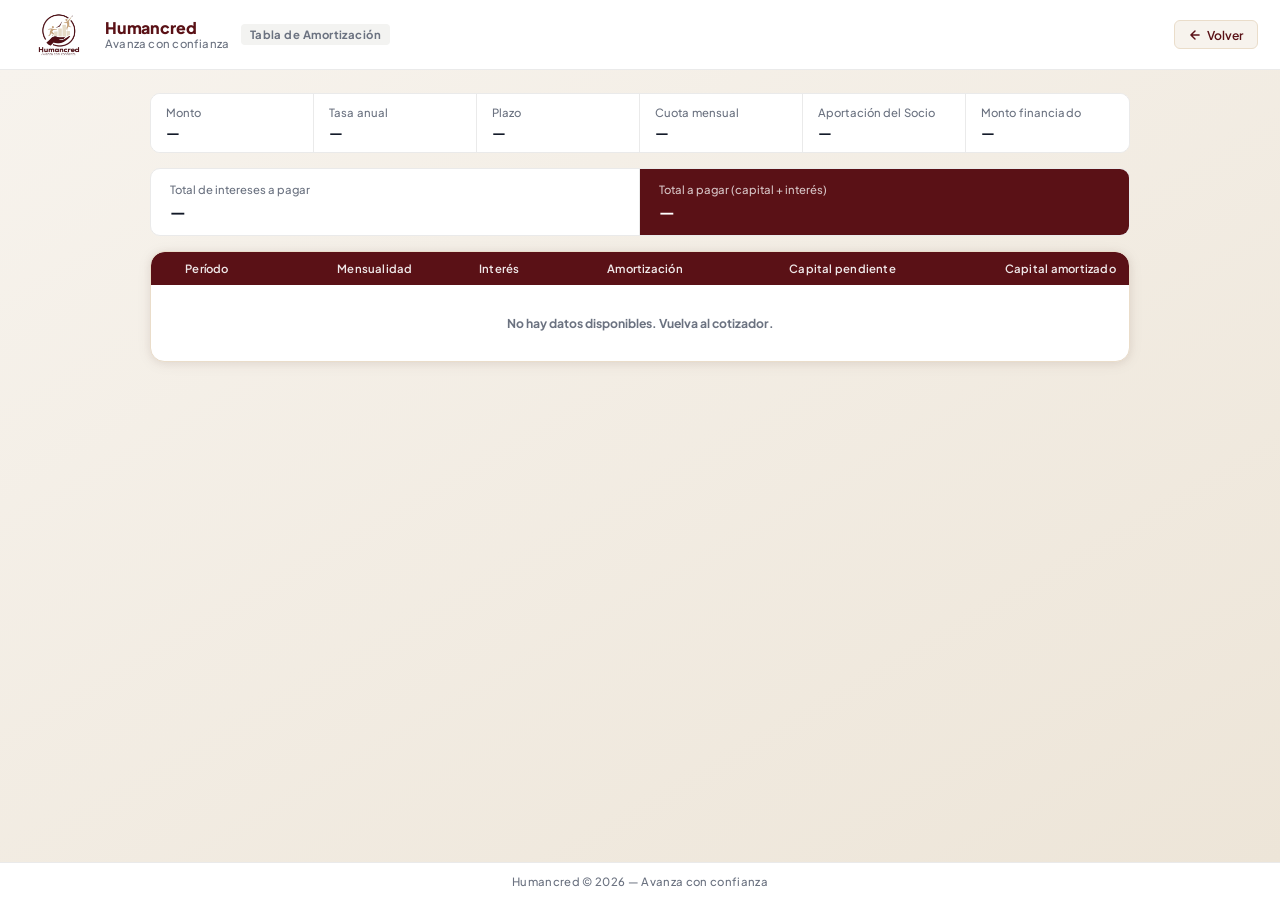
<file: html/tablaarmo.html>
<!DOCTYPE html>
<html lang="es">
<head>
  <meta charset="UTF-8" />
  <meta name="viewport" content="width=device-width, initial-scale=1.0" />
  <title>Tabla de Amortización — Humancred</title>
  <link rel="stylesheet" href="../css/app.css" />
  <style>
    .page-wrapper {
      width: 100%;
      max-width: 980px;
      display: flex;
      flex-direction: column;
      gap: 1rem;
    }

    .resumen-grid {
      display: grid;
      grid-template-columns: repeat(6, 1fr);
      background: var(--blanco);
      border: 1px solid #EAEAEA;
      border-radius: var(--radio-lg);
      overflow: hidden;
    }

    .resumen-cell {
      background: var(--blanco);
      padding: 0.75rem 1rem;
      display: flex;
      flex-direction: column;
      gap: 0.2rem;
      border-right: 1px solid #EAEAEA;
    }

    .resumen-cell:last-child { border-right: none; }

    .resumen-cell-label {
      font-size: var(--texto-xs);
      font-weight: 500;
      color: var(--gris-500);
      letter-spacing: 0.01em;
    }

    .resumen-cell-valor {
      font-size: var(--texto-base);
      font-weight: 700;
      color: var(--gris-900);
    }

    .costo-total {
      display: grid;
      grid-template-columns: 1fr 1fr;
      background: var(--blanco);
      border: 1px solid #EAEAEA;
      border-radius: var(--radio-lg);
      overflow: hidden;
    }

    .costo-cell {
      padding: 0.875rem 1.25rem;
      display: flex;
      flex-direction: column;
      gap: 0.25rem;
      border-right: 1px solid #EAEAEA;
    }

    .costo-cell:last-child { border-right: none; }

    .costo-cell-label {
      font-size: var(--texto-xs);
      font-weight: 500;
      color: var(--gris-500);
    }

    .costo-cell-valor {
      font-size: var(--texto-lg);
      font-weight: 700;
      color: var(--gris-900);
    }

    .costo-cell.highlight { background: var(--vino); }
    .costo-cell.highlight .costo-cell-label { color: rgba(255,255,255,0.75); }
    .costo-cell.highlight .costo-cell-valor { color: var(--blanco); }

    .amort-table {
      width: 100%;
      border-collapse: collapse;
      font-size: var(--texto-sm);
    }

    .amort-table thead tr { background: var(--vino); }

    .amort-table thead th {
      padding: 0.6rem 0.875rem;
      text-align: right;
      color: rgba(255,255,255,0.9);
      font-weight: 600;
      font-size: var(--texto-xs);
      letter-spacing: 0.02em;
      white-space: nowrap;
    }

    .amort-table thead th:first-child {
      text-align: center;
      border-radius: var(--radio) 0 0 0;
    }

    .amort-table thead th:last-child { border-radius: 0 var(--radio) 0 0; }

    .amort-table tbody td {
      padding: 0.5rem 0.875rem;
      text-align: right;
      border-bottom: 1px solid var(--gris-100);
      color: var(--gris-700);
    }

    .amort-table tbody td:first-child {
      text-align: center;
      font-weight: 700;
      color: var(--vino);
    }

    .amort-table tbody tr:nth-child(even) td { background: var(--beige-bg); }
    .amort-table tbody tr:hover td { background: var(--beige); transition: background 0.1s; }
    .amort-table tbody tr:last-child td { border-bottom: none; }

    .amort-table tfoot td {
      padding: 0.625rem 0.875rem;
      text-align: right;
      background: var(--vino);
      color: var(--blanco);
      font-weight: 700;
      font-size: var(--texto-sm);
      border-top: 2px solid var(--vino-dark);
    }

    .amort-table tfoot td:first-child {
      text-align: center;
      border-radius: 0 0 0 var(--radio);
    }

    .amort-table tfoot td:last-child { border-radius: 0 0 var(--radio) 0; }

    /* ── Responsive ──────────────────────────────────────────── */
    @media (max-width: 768px) {
      .resumen-grid {
        grid-template-columns: repeat(3, 1fr);
      }
      .resumen-cell:nth-child(3) { border-right: none; }
      .resumen-cell:nth-child(-n+3) { border-bottom: 1px solid #EAEAEA; }

      .page-wrapper { gap: 0.75rem; }

      .card { padding: 0; }
      .table-wrapper { overflow-x: auto; -webkit-overflow-scrolling: touch; border-radius: var(--radio-xl); }
      .amort-table { min-width: 520px; }
    }

    @media (max-width: 480px) {
      .resumen-grid {
        grid-template-columns: repeat(2, 1fr);
      }
      .resumen-cell:nth-child(3) { border-right: 1px solid #EAEAEA; }
      .resumen-cell:nth-child(-n+3) { border-bottom: 1px solid #EAEAEA; }
      .resumen-cell:nth-child(2n) { border-right: none; }
      .resumen-cell:nth-last-child(-n+2) { border-bottom: none; }

      .costo-total { grid-template-columns: 1fr; }
      .costo-cell { border-right: none; border-bottom: 1px solid #EAEAEA; }
      .costo-cell:last-child { border-bottom: none; }
    }
  </style>
</head>

<body>
  <div class="app-shell">

    <header class="app-header">
      <img src="../img/logo2.png" alt="Humancred" class="header-logo"
           onerror="this.style.display='none'">
      <div class="header-brand">
        <span class="brand-name">Humancred</span>
        <span class="brand-slogan">Avanza con confianza</span>
      </div>
      <span style="font-size:var(--texto-xs);font-weight:700;color:var(--gris-500);
                   padding:0.2rem 0.6rem;background:#F3F3F1;border-radius:4px;letter-spacing:0.04em;">
        Tabla de Amortización
      </span>
      <div class="header-sep"></div>
      <a href="resumen.html" class="header-back">
        <svg width="14" height="14" viewBox="0 0 24 24" fill="none"
          stroke="currentColor" stroke-width="2.5" stroke-linecap="round" stroke-linejoin="round">
          <path d="M19 12H5M12 5l-7 7 7 7"/>
        </svg>
        <span class="header-back-text">Volver</span>
      </a>
    </header>

    <main class="app-main" style="align-items:flex-start;">
      <div class="page-wrapper">

        <div class="resumen-grid fade-up">
          <div class="resumen-cell">
            <span class="resumen-cell-label">Monto</span>
            <span class="resumen-cell-valor" id="res-monto">—</span>
          </div>
          <div class="resumen-cell">
            <span class="resumen-cell-label">Tasa anual</span>
            <span class="resumen-cell-valor" id="res-interes">—</span>
          </div>
          <div class="resumen-cell">
            <span class="resumen-cell-label">Plazo</span>
            <span class="resumen-cell-valor" id="res-plazo">—</span>
          </div>
          <div class="resumen-cell">
            <span class="resumen-cell-label">Cuota mensual</span>
            <span class="resumen-cell-valor" id="res-cuota">—</span>
          </div>
          <div class="resumen-cell">
            <span class="resumen-cell-label">Aportación del Socio</span>
            <span class="resumen-cell-valor" id="res-neto">—</span>
          </div>
          <div class="resumen-cell">
            <span class="resumen-cell-label">Monto financiado</span>
            <span class="resumen-cell-valor" id="res-total">—</span>
          </div>
        </div>

        <div class="costo-total fade-up">
          <div class="costo-cell">
            <span class="costo-cell-label">Total de intereses a pagar</span>
            <span class="costo-cell-valor" id="res-total-interes">—</span>
          </div>
          <div class="costo-cell highlight">
            <span class="costo-cell-label">Total a pagar (capital + interés)</span>
            <span class="costo-cell-valor" id="res-total-pagar">—</span>
          </div>
        </div>

        <div class="card fade-up" style="padding:0; overflow:hidden;">
          <div class="table-wrapper" style="border-radius:var(--radio-xl); border:none;">
            <table class="amort-table">
              <thead>
                <tr>
                  <th>Período</th>
                  <th>Mensualidad</th>
                  <th>Interés</th>
                  <th>Amortización</th>
                  <th>Capital pendiente</th>
                  <th>Capital amortizado</th>
                </tr>
              </thead>
              <tbody id="tabla-body"></tbody>
            </table>
          </div>
        </div>

      </div>
    </main>

    <footer class="app-footer">
      Humancred &copy; 2026 &mdash; Avanza con confianza
    </footer>

  </div>

  <script>
    function fmt(n) {
      return new Intl.NumberFormat('es-ES', {
        minimumFractionDigits: 2, maximumFractionDigits: 2,
      }).format(Number(n) || 0);
    }

    const data = JSON.parse(localStorage.getItem('loanData') || 'null');

    if (!data || !data.amount) {
      document.getElementById('tabla-body').innerHTML =
        '<tr><td colspan="6" style="text-align:center;padding:2rem;color:var(--gris-500);">' +
        'No hay datos disponibles. Vuelva al cotizador.' +
        '</td></tr>';
    } else {
      const {
        amount, interest, term, monthlyPayment, baseMonthlyPayment, encajeAmount, financedAmount,
        desgravamenMode, desgravamenAmount, desgravamenMonthly,
      } = data;
      const capital0  = financedAmount || amount;
      const cuotaBase = baseMonthlyPayment || monthlyPayment;

      // Tasa efectiva anual -> mensual (NO BORRAR, referencia):
      // const monthlyRate = Math.pow(1 + interest / 100, 1 / 12) - 1;

      // Tasa nominal anual -> mensual:
      const monthlyRate = interest / 100 / 12;

      const showSeguro = desgravamenMode === 'cuotas';

      document.getElementById('res-monto').textContent   = `$ ${fmt(capital0)}`;
      document.getElementById('res-interes').textContent = `${interest}%`;
      document.getElementById('res-plazo').textContent   = `${term} meses`;
      document.getElementById('res-cuota').textContent   = `$ ${fmt(monthlyPayment)}`;
      document.getElementById('res-neto').textContent    = `$ ${fmt(encajeAmount)}`;
      document.getElementById('res-total').textContent   = `$ ${fmt(capital0)}`;

      if (showSeguro) {
        const headRow = document.querySelector('.amort-table thead tr');
        const th = document.createElement('th');
        th.textContent = 'Seguro';
        headRow.insertBefore(th, headRow.children[4]);
      }

      const tbody = document.getElementById('tabla-body');
      let capital = capital0, capitalAmortizado = 0, totalInteres = 0;

      for (let i = 1; i <= term; i++) {
        const interesMes   = capital * monthlyRate;
        const amortizacion = cuotaBase - interesMes;
        capital           -= amortizacion;
        capitalAmortizado += amortizacion;
        totalInteres      += interesMes;

        const tr = document.createElement('tr');
        tr.innerHTML = `
          <td>${i}</td>
          <td>$ ${fmt(monthlyPayment)}</td>
          <td>$ ${fmt(interesMes)}</td>
          <td>$ ${fmt(amortizacion)}</td>
          ${showSeguro ? `<td>$ ${fmt(desgravamenMonthly)}</td>` : ''}
          <td>$ ${fmt(Math.max(0, capital))}</td>
          <td>$ ${fmt(capitalAmortizado)}</td>
        `;
        tbody.appendChild(tr);
      }

      const totalPagar = capital0 + totalInteres + (showSeguro ? desgravamenAmount : 0);

      document.getElementById('res-total-interes').textContent = `$ ${fmt(totalInteres)}`;
      document.getElementById('res-total-pagar').textContent   = `$ ${fmt(totalPagar)}`;
    }
  </script>
</body>
</html>
</file>
<file: css/app.css>
/* ============================================================
   app.css — Humancred · Sistema de diseño
   ============================================================ */

@import url('https://fonts.googleapis.com/css2?family=Plus+Jakarta+Sans:wght@400;500;600;700;800&display=swap');

/* ── Variables ────────────────────────────────────────────── */
:root {
  --vino:      #5A1116;
  --vino-dark: #3d0d11;
  --vino-deep: #2A150D;
  --vino-mid:  #6e1a1f;
  --dorado:    #C9A782;
  --dorado-bg: #fdf6ec;
  --beige:     #EADDCA;
  --beige-mid: #f0e8d8;
  --beige-bg:  #f7f3ed;

  --gris-900: #111827;
  --gris-700: #374151;
  --gris-500: #6b7280;
  --gris-300: #d1d5db;
  --gris-100: #f3f4f6;
  --blanco:   #ffffff;

  --rojo:     #dc2626;
  --rojo-bg:  #fef2f2;
  --verde:    #15803d;
  --verde-bg: #f0fdf4;

  /* Alias para componentes que usan --azul-* */
  --azul-900: var(--vino-deep);
  --azul-800: var(--vino-dark);
  --azul-700: var(--vino);
  --azul-600: var(--vino-mid);
  --azul-400: var(--dorado);
  --azul-100: var(--beige);
  --azul-50:  var(--beige-bg);

  --fuente: 'Plus Jakarta Sans', 'Helvetica Neue', system-ui, sans-serif;

  --texto-xs:   0.75625rem;
  --texto-sm:   0.8125rem;
  --texto-base: 0.9375rem;
  --texto-lg:   1.0625rem;
  --texto-xl:   1.1875rem;
  --texto-2xl:  1.375rem;
  --texto-3xl:  1.75rem;

  --radio:    6px;
  --radio-lg: 10px;
  --radio-xl: 14px;

  --sombra:    0 1px 8px rgba(0,0,0,0.06), 0 2px 16px rgba(90,17,22,0.06);
  --sombra-lg: 0 4px 24px rgba(0,0,0,0.08), 0 8px 32px rgba(90,17,22,0.1);

  --header-h: 70px;
  --footer-h: 38px;
  --sidebar-w: 310px;

  --transition: 0.18s ease;
}

/* ── Reset ────────────────────────────────────────────────── */
*, *::before, *::after { box-sizing: border-box; margin: 0; padding: 0; }

html, body {
  height: 100%;
  font-family: var(--fuente);
  font-size: var(--texto-base);
  color: var(--gris-900);
  background: var(--beige-bg);
  -webkit-font-smoothing: antialiased;
}

/* ── Shell ────────────────────────────────────────────────── */
.app-shell {
  display: flex;
  flex-direction: column;
  height: 100vh;
  overflow: hidden;
}

/* ── Header ───────────────────────────────────────────────── */
.app-header {
  height: var(--header-h);
  background: var(--blanco);
  display: flex;
  align-items: center;
  padding: 0 1.5rem;
  gap: 0.75rem;
  flex-shrink: 0;
  border-bottom: 1px solid #EAEAEA;
  box-shadow: 0 1px 0 #EAEAEA;
}

.header-logo {
  height: 60px;
  width: auto;
  object-fit: contain;
}

.header-brand {
  display: flex;
  flex-direction: column;
  line-height: 1.15;
}

.brand-name {
  font-size: var(--texto-lg);
  font-weight: 800;
  color: var(--vino);
  letter-spacing: -0.01em;
}

.brand-slogan {
  font-size: var(--texto-xs);
  font-weight: 500;
  color: var(--gris-500);
  letter-spacing: 0.02em;
}

.header-sep { flex: 1; }

.header-back {
  display: inline-flex;
  align-items: center;
  gap: 0.35rem;
  color: var(--vino);
  font-size: var(--texto-sm);
  font-weight: 600;
  text-decoration: none;
  padding: 0.375rem 0.875rem;
  background: var(--beige-bg);
  border: 1.5px solid var(--beige);
  border-radius: var(--radio);
  transition: background var(--transition), border-color var(--transition);
}

.header-back:hover {
  background: var(--beige);
  border-color: var(--dorado);
}

/* ── Footer ───────────────────────────────────────────────── */
.app-footer {
  height: var(--footer-h);
  background: var(--blanco);
  color: var(--gris-500);
  display: flex;
  align-items: center;
  justify-content: center;
  font-size: var(--texto-xs);
  font-weight: 500;
  letter-spacing: 0.03em;
  flex-shrink: 0;
  border-top: 1px solid #EAEAEA;
}

/* ── Main ─────────────────────────────────────────────────── */
.app-main {
  flex: 1;
  overflow-y: auto;
  overflow-x: hidden;
  display: flex;
  align-items: flex-start;
  justify-content: center;
  padding: 1.5rem 1.25rem;
  background: linear-gradient(150deg, var(--beige-bg) 0%, #ede5d8 100%);
}

/* ── Cards ────────────────────────────────────────────────── */
.card {
  background: var(--blanco);
  border-radius: var(--radio-xl);
  box-shadow: var(--sombra);
  padding: 1.5rem;
  border: 1px solid var(--beige);
}

.card-title {
  font-size: var(--texto-base);
  font-weight: 700;
  color: var(--vino);
  margin-bottom: 1rem;
  display: flex;
  align-items: center;
  gap: 0.5rem;
  text-transform: uppercase;
  letter-spacing: 0.05em;
}

.card-title svg { width: 16px; height: 16px; flex-shrink: 0; }

/* ── Forms ────────────────────────────────────────────────── */
.form-group {
  display: flex;
  flex-direction: column;
  gap: 0.3rem;
  margin-bottom: 0.875rem;
}

.form-label {
  font-size: var(--texto-xs);
  font-weight: 600;
  color: var(--gris-500);
  letter-spacing: 0.01em;
}

.form-control {
  width: 100%;
  padding: 0.6rem 0.875rem;
  border: 1.5px solid #E2E2E0;
  border-radius: var(--radio);
  font-size: var(--texto-sm);
  font-family: var(--fuente);
  font-weight: 500;
  color: var(--gris-900);
  background: var(--blanco);
  transition: border-color var(--transition), box-shadow var(--transition);
  outline: none;
  appearance: none;
}

.form-control:focus {
  border-color: var(--vino);
  box-shadow: 0 0 0 3px rgba(90,17,22,0.07);
}

.form-control::placeholder { color: var(--gris-500); }

.form-row { display: flex; gap: 0.625rem; }
.form-row .form-control { flex: 1; }

select.form-control {
  background-image: url("data:image/svg+xml,%3Csvg xmlns='http://www.w3.org/2000/svg' width='16' height='16' fill='%235A1116' viewBox='0 0 16 16'%3E%3Cpath d='M7.247 11.14L2.451 5.658C1.885 5.013 2.345 4 3.204 4h9.592a1 1 0 0 1 .753 1.659l-4.796 5.48a1 1 0 0 1-1.506 0z'/%3E%3C/svg%3E");
  background-repeat: no-repeat;
  background-position: right 0.625rem center;
  padding-right: 2rem;
  cursor: pointer;
}

/* ── Toggle / Checkbox ────────────────────────────────────── */
.toggle-group {
  display: flex;
  align-items: center;
  gap: 0.5rem;
  padding: 0.625rem 0.875rem;
  background: var(--beige-bg);
  border: 1.5px solid var(--beige);
  border-radius: var(--radio);
  cursor: pointer;
  transition: background var(--transition), border-color var(--transition);
  user-select: none;
}

.toggle-group:hover {
  background: var(--beige);
  border-color: var(--dorado);
}

.toggle-group input[type="checkbox"] {
  width: 15px;
  height: 15px;
  accent-color: var(--vino);
  cursor: pointer;
  flex-shrink: 0;
}

.toggle-label {
  font-size: var(--texto-sm);
  font-weight: 600;
  color: var(--gris-700);
  cursor: pointer;
}

/* ── Encaje pills ─────────────────────────────────────────── */
.pill-group {
  display: flex;
  gap: 0.5rem;
}

.pill-option {
  display: none;
}

.pill-label {
  flex: 1;
  text-align: center;
  padding: 0.5rem 0;
  border: 1.5px solid #E2E2E0;
  border-radius: var(--radio);
  font-size: var(--texto-sm);
  font-weight: 600;
  color: var(--gris-500);
  cursor: pointer;
  transition: all var(--transition);
  background: var(--blanco);
  letter-spacing: 0.01em;
}

.pill-option:checked + .pill-label {
  background: var(--vino);
  border-color: var(--vino);
  color: var(--blanco);
  box-shadow: 0 1px 6px rgba(90,17,22,0.25);
}

.pill-label:hover { border-color: var(--vino); color: var(--vino); }
.pill-option:checked + .pill-label:hover { color: var(--blanco); }

/* ── Buttons ──────────────────────────────────────────────── */
.btn {
  display: inline-flex;
  align-items: center;
  justify-content: center;
  gap: 0.45rem;
  padding: 0.65rem 1.25rem;
  border: none;
  border-radius: var(--radio);
  font-size: var(--texto-sm);
  font-weight: 700;
  font-family: var(--fuente);
  cursor: pointer;
  transition: background var(--transition), transform 0.1s, box-shadow var(--transition);
  outline: none;
  width: 100%;
  letter-spacing: 0.02em;
}

.btn:active { transform: scale(0.98); }
.btn:disabled { opacity: 0.55; cursor: not-allowed; transform: none; }
.btn svg { width: 15px; height: 15px; flex-shrink: 0; }

.btn-primary {
  background: var(--vino);
  color: var(--blanco);
}
.btn-primary:hover:not(:disabled) {
  background: var(--vino-dark);
  box-shadow: 0 4px 14px rgba(90,17,22,0.28);
}

.btn-secondary {
  background: var(--beige-bg);
  color: var(--vino);
  border: 1.5px solid var(--beige);
}
.btn-secondary:hover:not(:disabled) { background: var(--beige); }

.btn-accent {
  background: var(--dorado);
  color: var(--vino-deep);
}
.btn-accent:hover:not(:disabled) {
  background: #b8966e;
  box-shadow: 0 4px 14px rgba(201,167,130,0.35);
}

.btn-ghost {
  background: transparent;
  color: var(--gris-700);
  border: 1.5px solid var(--gris-300);
}
.btn-ghost:hover:not(:disabled) { background: var(--gris-100); }

.btn-group {
  display: flex;
  flex-direction: column;
  gap: 0.5rem;
  margin-top: 1rem;
}

/* ── Alerts ───────────────────────────────────────────────── */
.alert {
  font-size: var(--texto-sm);
  font-weight: 500;
  padding: 0.45rem 0.7rem;
  border-radius: var(--radio);
  display: none;
}
.alert.visible { display: block; }
.alert-error  { color: var(--rojo); background: var(--rojo-bg); border: 1px solid #fca5a5; }
.alert-success{ color: var(--verde); background: var(--verde-bg); border: 1px solid #86efac; }

/* ── Stats grid ───────────────────────────────────────────── */
.stats-2col {
  display: grid;
  grid-template-columns: 1fr 1fr;
  gap: 1px;
  background: var(--beige);
  border-radius: var(--radio-lg);
  overflow: hidden;
  border: 1px solid var(--beige);
}

.stats-3col {
  display: grid;
  grid-template-columns: 1fr 1fr 1fr;
  gap: 1px;
  background: var(--beige);
  border-radius: var(--radio-lg);
  overflow: hidden;
  border: 1px solid var(--beige);
}

.stat-cell {
  background: var(--blanco);
  padding: 0.875rem 1rem;
  display: flex;
  flex-direction: column;
  gap: 0.15rem;
}

.stat-cell-label {
  font-size: var(--texto-xs);
  font-weight: 700;
  color: var(--gris-500);
  text-transform: uppercase;
  letter-spacing: 0.06em;
}

.stat-cell-valor {
  font-size: var(--texto-xl);
  font-weight: 700;
  color: var(--vino);
  transition: opacity 0.2s;
}

/* ── Highlight row ────────────────────────────────────────── */
.highlight-row {
  display: flex;
  align-items: center;
  justify-content: space-between;
  padding: 0.875rem 1.125rem;
  background: var(--beige-bg);
  border: 1.5px solid var(--beige);
  border-radius: var(--radio-lg);
}

.highlight-row + .highlight-row { margin-top: 0.5rem; }

.highlight-label {
  font-size: var(--texto-sm);
  font-weight: 700;
  color: var(--gris-700);
}

.highlight-valor {
  font-size: var(--texto-2xl);
  font-weight: 800;
  color: var(--vino);
}

.highlight-row.accent {
  background: var(--dorado-bg);
  border-color: var(--dorado);
}

.highlight-row.accent .highlight-label { color: var(--vino-deep); }
.highlight-row.accent .highlight-valor { color: var(--vino-deep); }

.highlight-row.primary {
  background: var(--vino);
  border-color: var(--vino-dark);
}
.highlight-row.primary .highlight-label { color: rgba(255,255,255,0.75); font-size: var(--texto-xs); }
.highlight-row.primary .highlight-valor { color: var(--blanco); font-size: 2.25rem; letter-spacing:-0.02em; }

/* ── Table ────────────────────────────────────────────────── */
.data-table { width: 100%; border-collapse: collapse; font-size: var(--texto-sm); }

.data-table th {
  background: var(--vino);
  color: var(--blanco);
  padding: 0.625rem 0.875rem;
  text-align: left;
  font-weight: 700;
  font-size: var(--texto-xs);
  text-transform: uppercase;
  letter-spacing: 0.06em;
}

.data-table th:first-child { border-radius: var(--radio) 0 0 0; }
.data-table th:last-child  { border-radius: 0 var(--radio) 0 0; }
.data-table td { padding: 0.55rem 0.875rem; border-bottom: 1px solid var(--gris-100); color: var(--gris-700); }
.data-table tr:last-child td { border-bottom: none; }
.data-table tr:nth-child(even) td { background: var(--beige-bg); }
.data-table tr:hover td { background: var(--beige); transition: background 0.1s; }

.table-wrapper {
  border-radius: var(--radio-lg);
  overflow: hidden;
  border: 1px solid var(--beige);
  box-shadow: var(--sombra);
}

/* ── Modal ────────────────────────────────────────────────── */
.modal-backdrop {
  position: fixed;
  inset: 0;
  background: rgba(42,21,13,0.5);
  display: flex;
  align-items: center;
  justify-content: center;
  z-index: 100;
  opacity: 0;
  pointer-events: none;
  transition: opacity 0.2s;
}

.modal-backdrop.abierto { opacity: 1; pointer-events: auto; }

.modal {
  background: var(--blanco);
  border-radius: var(--radio-xl);
  box-shadow: var(--sombra-lg);
  padding: 1.75rem;
  width: 100%;
  max-width: 620px;
  max-height: 92vh;
  overflow-y: auto;
  transform: translateY(14px);
  transition: transform 0.2s;
}

.modal-backdrop.abierto .modal { transform: translateY(0); }

.modal-header {
  display: flex;
  align-items: center;
  justify-content: space-between;
  margin-bottom: 1.25rem;
  padding-bottom: 1rem;
  border-bottom: 2px solid var(--beige);
}

.modal-title { font-size: var(--texto-xl); font-weight: 800; color: var(--vino); }

.modal-section {
  font-size: var(--texto-xs);
  font-weight: 700;
  color: var(--vino);
  text-transform: uppercase;
  letter-spacing: 0.06em;
  padding: 0.625rem 0 0.375rem;
  margin-top: 0.25rem;
  border-top: 1px solid var(--beige);
  grid-column: 1 / -1;
}

.modal-section:first-of-type { border-top: none; margin-top: 0; padding-top: 0; }

.modal-close {
  background: none;
  border: none;
  cursor: pointer;
  color: var(--gris-500);
  padding: 0.2rem;
  border-radius: 6px;
  line-height: 1;
  transition: color var(--transition), background var(--transition);
}
.modal-close:hover { color: var(--rojo); background: var(--rojo-bg); }

.modal-grid { display: grid; grid-template-columns: 1fr 1fr; gap: 0 0.875rem; }
.modal-grid .span-2 { grid-column: 1 / -1; }

.modal-footer {
  display: flex;
  gap: 0.625rem;
  justify-content: flex-end;
  margin-top: 1.25rem;
  padding-top: 1rem;
  border-top: 1px solid var(--gris-100);
}
.modal-footer .btn { width: auto; padding: 0.55rem 1.375rem; }

/* ── Animations ───────────────────────────────────────────── */
@keyframes fadeUp {
  from { opacity: 0; transform: translateY(16px); }
  to   { opacity: 1; transform: translateY(0); }
}

@keyframes pulse-value {
  0%   { opacity: 0.5; transform: scale(0.97); }
  60%  { opacity: 1;   transform: scale(1.01); }
  100% { opacity: 1;   transform: scale(1); }
}

.fade-up { animation: fadeUp 0.3s ease-out both; }

.value-updated {
  animation: pulse-value 0.35s ease-out both;
}

/* ── Scrollbar ────────────────────────────────────────────── */
::-webkit-scrollbar { width: 5px; height: 5px; }
::-webkit-scrollbar-track { background: transparent; }
::-webkit-scrollbar-thumb { background: var(--beige); border-radius: 99px; }
::-webkit-scrollbar-thumb:hover { background: var(--dorado); }

/* ── Utilities ────────────────────────────────────────────── */
.hidden { display: none !important; }
.w-full { width: 100%; }
.text-center { text-align: center; }
.mt-2 { margin-top: 0.5rem; }
.mt-3 { margin-top: 0.75rem; }

/* ── Responsive ───────────────────────────────────────────── */
@media (max-width: 768px) {
  :root { --header-h: 60px; }

  .app-header {
    padding: 0 0.875rem;
    gap: 0.5rem;
  }
  .header-logo { height: 50px; }
  .brand-slogan { display: none; }
  .brand-name { font-size: var(--texto-base); }

  /* Badge de sección (Resultado / Tabla) — más compacto */
  .app-header > span[style] {
    padding: 0.15rem 0.45rem;
    font-size: 0.6rem;
  }

  /* Botón volver — solo ícono en móvil */
  .header-back {
    padding: 0.35rem 0.6rem;
    gap: 0;
  }
  .header-back-text { display: none; }

  .app-main { padding: 1rem; }

  .modal {
    max-width: calc(100vw - 2rem);
    padding: 1.25rem;
    margin: 0 1rem;
  }
  .modal-grid { grid-template-columns: 1fr; }
  .modal-grid .span-2 { grid-column: 1; }

  .table-wrapper { overflow-x: auto; -webkit-overflow-scrolling: touch; }
  .data-table { min-width: 520px; }
}

@media (max-width: 480px) {
  :root { --header-h: 54px; }

  .app-header {
    padding: 0 0.75rem;
    gap: 0.375rem;
  }
  .header-logo { height: 44px; }
  .app-header > span[style] { display: none; } /* ocultar badge en móvil pequeño */
  .btn-group { gap: 0.375rem; }
  .pill-group { gap: 0.375rem; }
}
</file>
